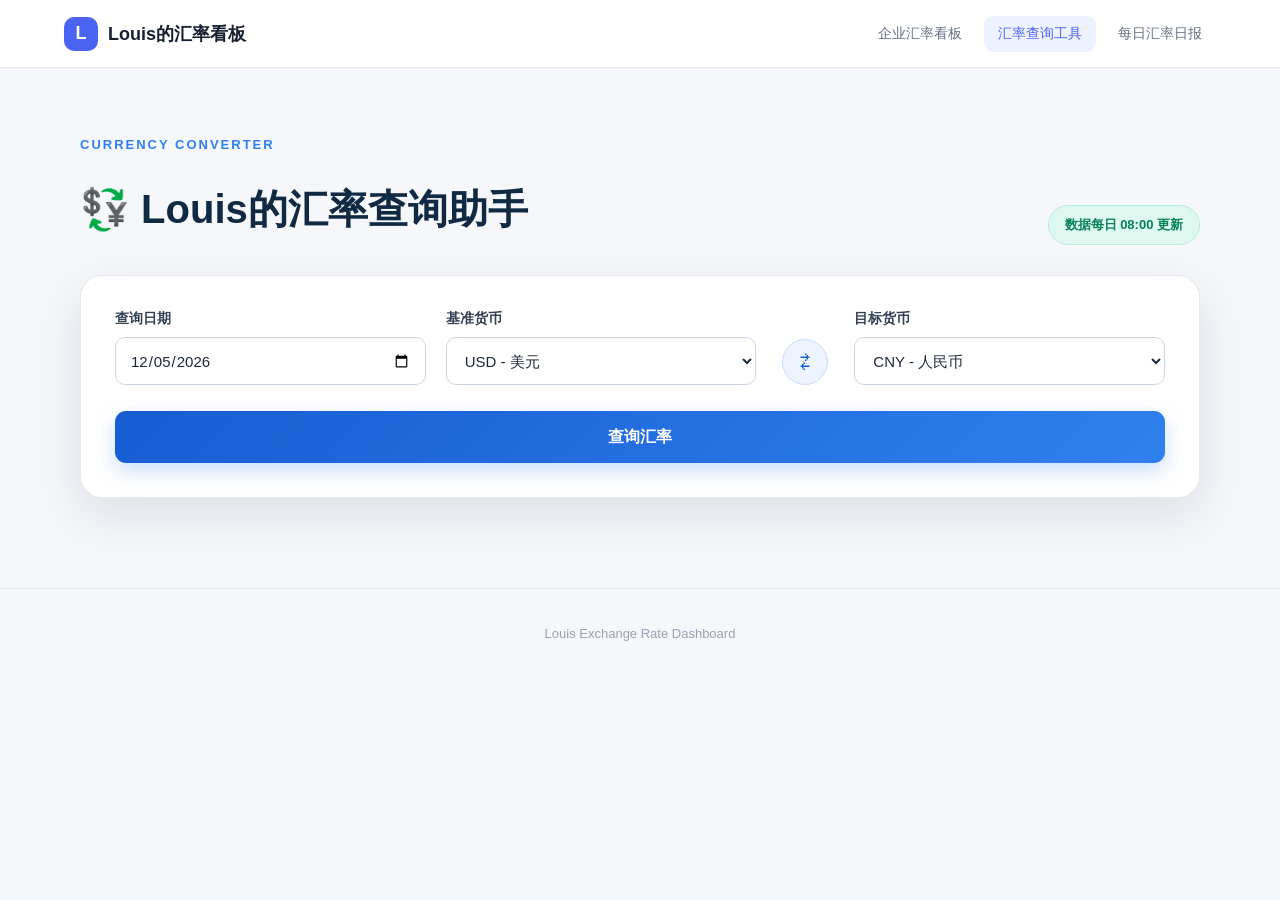
<file: html/html/converter.html>
<!DOCTYPE html>
<html lang="zh-CN">

<head>
    <meta charset="UTF-8">

    <meta
        name="viewport"
        content="width=device-width, initial-scale=1.0"
    >

    <title>Louis的汇率查询工具</title>

    <link
        rel="stylesheet"
        href="../css/converter.css"
    >
</head>

<body>

    <!-- 顶部导航 -->
    <nav class="navbar">

        <a
            class="logo"
            href="/"
        >
            <span class="logo-mark">L</span>

            <span class="logo-text">
                Louis的汇率看板
            </span>
        </a>

        <ul class="nav-menu">

            <li>
                <a href="/">
                    企业汇率看板
                </a>
            </li>

            <li>
                <a href="/converter.html" class="active">
                    汇率查询工具
                </a>
            </li>

            <li>
                <a href="/report.html">
                    每日汇率日报
                </a>
            </li>

        </ul>

    </nav>

    <!-- 页面主体 -->
    <main class="page-container">

        <!-- 页面标题 -->
        <section class="page-header">

            <div>
                <p class="page-label">
                    CURRENCY CONVERTER
                </p>

                <h1>
                    💱 Louis的汇率查询助手
                </h1>

            </div>

            <div class="update-badge">
                数据每日 08:00 更新
            </div>

        </section>


        <!-- 汇率查询卡片 -->
        <section class="converter-card">

            <div class="form-grid">

                <!-- 日期 -->
                <div class="form-group">

                    <label for="query-date">
                        查询日期
                    </label>

                    <input
                        type="date"
                        id="query-date"
                    >

                </div>


                <!-- 基准货币 -->
                <div class="form-group">

                    <label for="base-currency">
                        基准货币
                    </label>

                    <select id="base-currency">
                    </select>

                </div>


                <!-- 交换按钮 -->
                <div class="swap-container">

                    <button
                        id="swap-button"
                        class="swap-button"
                        type="button"
                        title="交换基准货币和目标货币"
                    >
                        ⇄
                    </button>

                </div>


                <!-- 目标货币 -->
                <div class="form-group">

                    <label for="target-currency">
                        目标货币
                    </label>

                    <select id="target-currency">
                    </select>

                </div>

            </div>


            <!-- 查询按钮 -->
            <button
                id="query-button"
                class="query-button"
                type="button"
            >
                查询汇率
            </button>


            <!-- 查询状态 -->
            <div
                id="message-box"
                class="message-box hidden"
                aria-live="polite"
            >
            </div>


            <!-- 查询结果 -->
            <section
                id="result-panel"
                class="result-panel hidden"
            >

                <div class="currency-pair">

                    <div class="currency-item">
                        <span id="base-code">
                        </span>
                    </div>

                    <span class="pair-arrow">
                        →
                    </span>

                    <div class="currency-item">

                        <span id="target-code">
                        </span>
                    </div>

                </div>

                <p class="rate-label">
                    汇率
                </p>

                <p
                    id="rate-value"
                    class="rate-value"
                >
                </p>

                <p
                    id="rate-description"
                    class="rate-description"
                >
                </p>

                <p class="result-date">
                    查询日期：
                    <span id="result-date"></span>
                </p>

            </section>

        </section>

    </main>

    <footer class="footer">
        <p>
            Louis Exchange Rate Dashboard
        </p>
    </footer>

    <script src="../js/converter.js"></script>

</body>

</html>
</file>
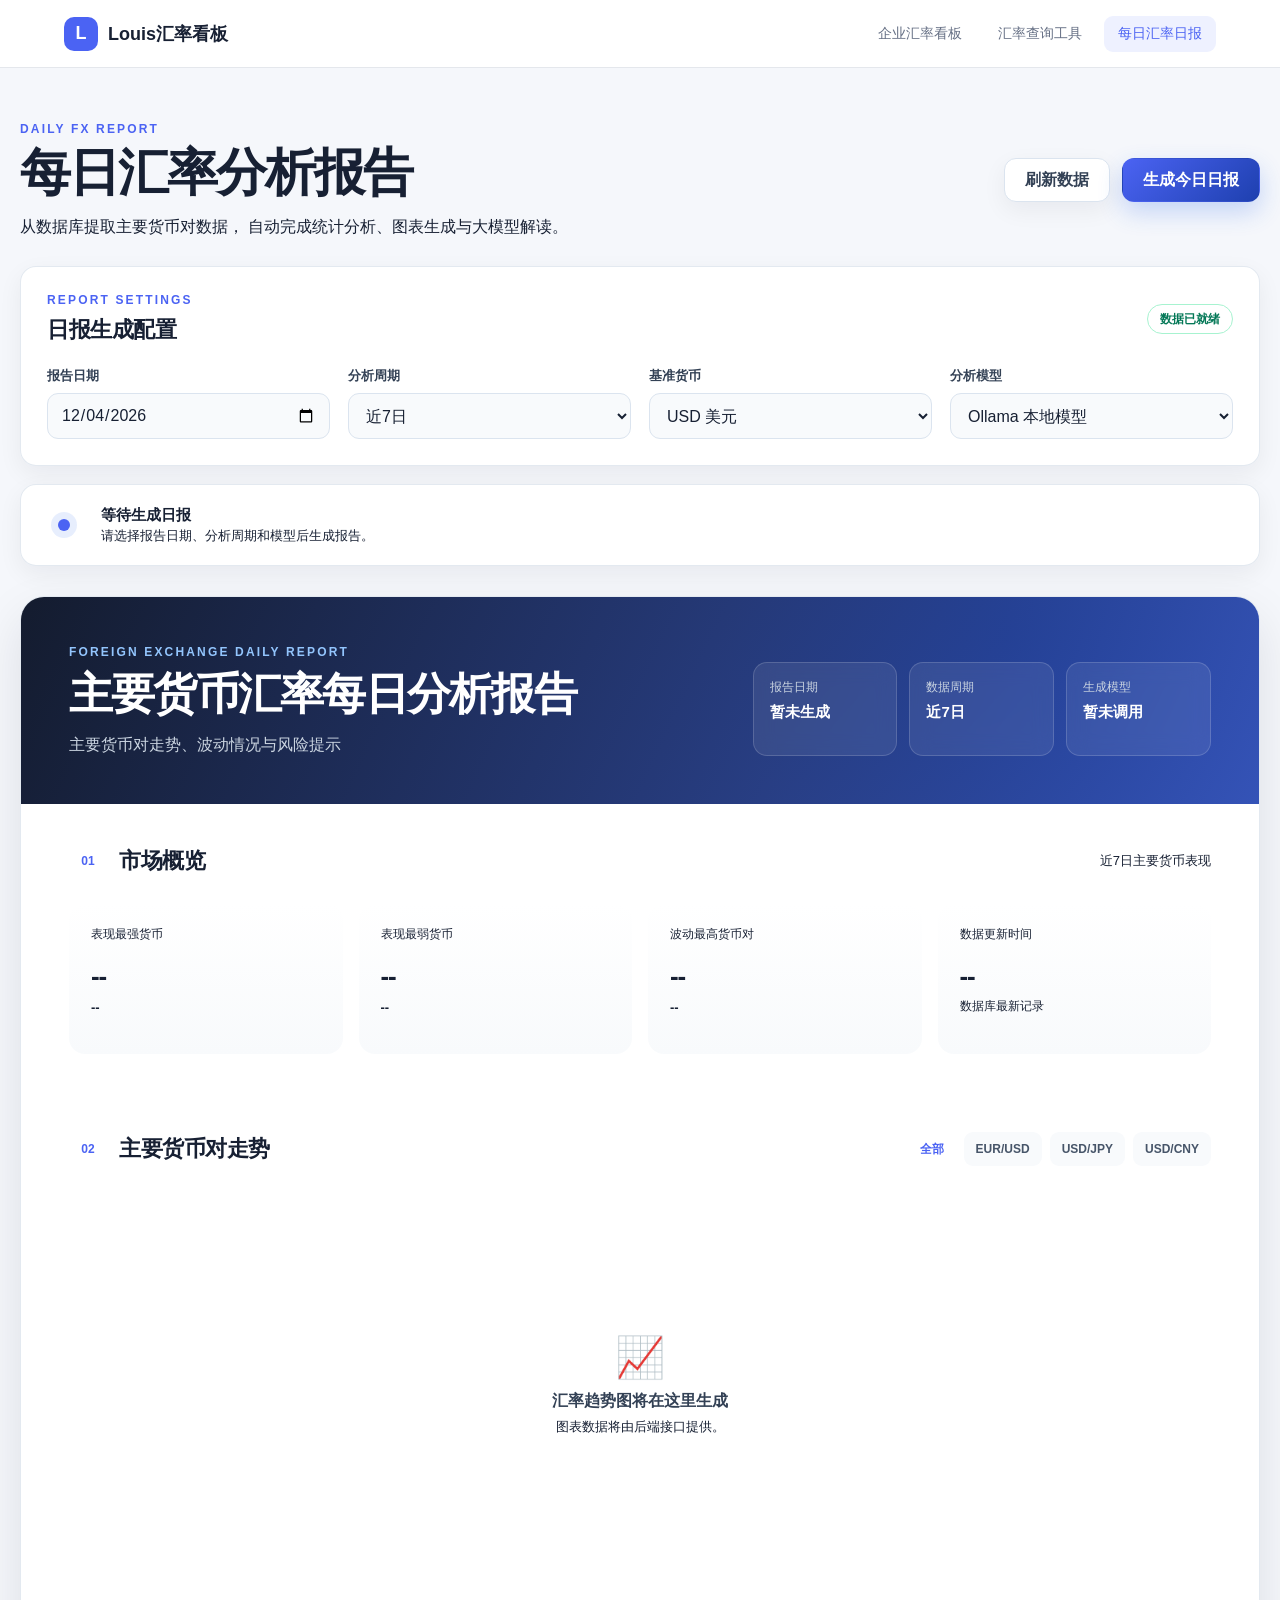
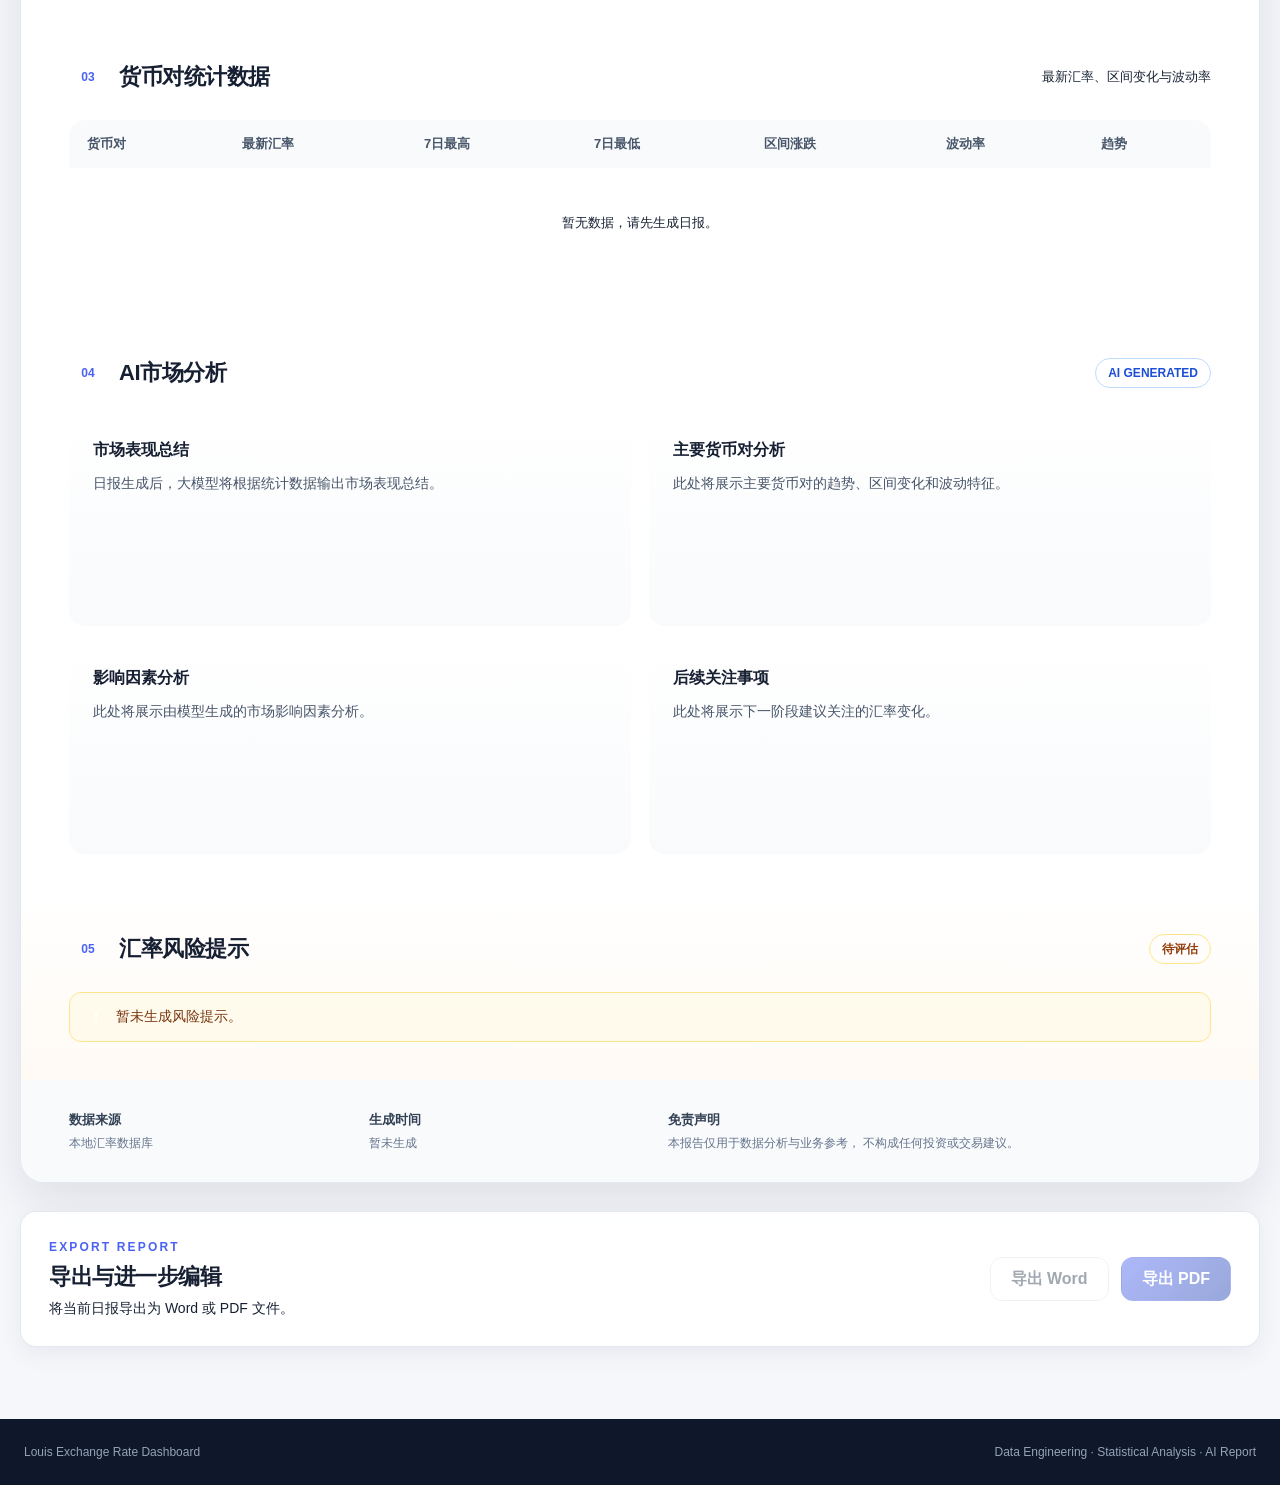
<file: html/html/report.html>
<!DOCTYPE html>
<html lang="zh-CN">

<head>
    <meta charset="UTF-8">

    <meta
        name="viewport"
        content="width=device-width, initial-scale=1.0"
    >

    <meta
        name="description"
        content="基于近7日主要货币对数据生成汇率分析日报"
    >

    <title>汇率日报生成中心 | Louis汇率看板</title>

    <link
        rel="stylesheet"
        href="../css/report.css"
    >
</head>

<body>

    <!-- 顶部导航栏 -->
    <nav class="navbar">

        <a
            class="logo"
            href="/"
        >
            <span class="logo-mark">L</span>

            <span class="logo-text">
                Louis汇率看板
            </span>
        </a>

        <ul class="nav-menu">

            <li>
                <a href="/">
                    企业汇率看板
                </a>
            </li>

            <li>
                <a href="/converter.html">
                    汇率查询工具
                </a>
            </li>

            <li>
                <a
                    href="/report.html"
                    class="active"
                >
                    每日汇率日报
                </a>
            </li>

        </ul>

    </nav>


    <!-- 页面主体 -->
    <main class="report-workspace">

        <!-- 页面标题与操作区 -->
        <header class="page-header">

            <div class="page-title-group">

                <p class="page-eyebrow">
                    DAILY FX REPORT
                </p>

                <h1>
                    每日汇率分析报告
                </h1>

                <p class="page-description">
                    从数据库提取主要货币对数据，
                    自动完成统计分析、图表生成与大模型解读。
                </p>

            </div>

            <div class="page-actions">

                <button
                    type="button"
                    id="refresh-data-button"
                    class="button button-secondary"
                >
                    刷新数据
                </button>

                <button
                    type="button"
                    id="generate-report-button"
                    class="button button-primary"
                >
                    生成今日日报
                </button>

            </div>

        </header>


        <!-- 日报配置面板 -->
        <section
            class="report-control-panel"
            aria-labelledby="report-control-title"
        >

            <div class="section-heading">

                <div>
                    <p class="section-kicker">
                        REPORT SETTINGS
                    </p>

                    <h2 id="report-control-title">
                        日报生成配置
                    </h2>
                </div>

                <span
                    id="data-status-badge"
                    class="status-badge status-ready"
                >
                    数据已就绪
                </span>

            </div>


            <form
                id="report-config-form"
                class="report-config-form"
            >

                <div class="form-field">

                    <label for="report-date">
                        报告日期
                    </label>

                    <input
                        type="date"
                        id="report-date"
                        name="report_date"
                    >

                </div>


                <div class="form-field">

                    <label for="report-period">
                        分析周期
                    </label>

                    <select
                        id="report-period"
                        name="period"
                    >
                        <option value="7d" selected>
                            近7日
                        </option>

                        <option value="14d">
                            近14日
                        </option>

                        <option value="30d">
                            近30日
                        </option>
                    </select>

                </div>


                <div class="form-field">

                    <label for="base-currency">
                        基准货币
                    </label>

                    <select
                        id="base-currency"
                        name="base_currency"
                    >
                        <option value="USD" selected>
                            USD 美元
                        </option>

                        <option value="CNY">
                            CNY 人民币
                        </option>

                        <option value="EUR">
                            EUR 欧元
                        </option>
                    </select>

                </div>


                <div class="form-field">

                    <label for="model-provider">
                        分析模型
                    </label>

                    <select
                        id="model-provider"
                        name="model_provider"
                    >
                        <option value="ollama">
                            Ollama 本地模型
                        </option>

                        <option value="bailian">
                            阿里云百炼
                        </option>
                    </select>

                </div>

            </form>

        </section>


        <!-- 系统运行状态 -->
        <section
            id="generation-status-panel"
            class="generation-status-panel"
            aria-live="polite"
        >

            <div class="status-icon">
                <span></span>
            </div>

            <div class="status-content">

                <strong id="generation-status-title">
                    等待生成日报
                </strong>

                <p id="generation-status-message">
                    请选择报告日期、分析周期和模型后生成报告。
                </p>

            </div>

            <div
                id="generation-progress"
                class="generation-progress"
                hidden
            >
                <div
                    id="generation-progress-bar"
                    class="generation-progress-bar"
                ></div>
            </div>

        </section>


        <!-- 日报预览区 -->
        <article
            id="report-preview"
            class="report-preview"
        >

            <!-- 日报封面信息 -->
            <header class="report-cover">

                <div>

                    <p class="report-category">
                        FOREIGN EXCHANGE DAILY REPORT
                    </p>

                    <h2>
                        主要货币汇率每日分析报告
                    </h2>

                    <p class="report-subtitle">
                        主要货币对走势、波动情况与风险提示
                    </p>

                </div>

                <div class="report-meta">

                    <div class="report-meta-item">
                        <span>报告日期</span>

                        <strong id="preview-report-date">
                            暂未生成
                        </strong>
                    </div>

                    <div class="report-meta-item">
                        <span>数据周期</span>

                        <strong id="preview-report-period">
                            近7日
                        </strong>
                    </div>

                    <div class="report-meta-item">
                        <span>生成模型</span>

                        <strong id="preview-model-name">
                            暂未调用
                        </strong>
                    </div>

                </div>

            </header>


            <!-- 核心指标卡片 -->
            <section
                class="report-section"
                aria-labelledby="summary-title"
            >

                <div class="report-section-heading">

                    <div>
                        <span class="report-section-number">
                            01
                        </span>

                        <h3 id="summary-title">
                            市场概览
                        </h3>
                    </div>

                    <p>
                        近7日主要货币表现
                    </p>

                </div>


                <div class="metric-grid">

                    <div class="metric-card">

                        <span class="metric-label">
                            表现最强货币
                        </span>

                        <strong id="strongest-currency">
                            --
                        </strong>

                        <span
                            id="strongest-currency-change"
                            class="metric-change"
                        >
                            --
                        </span>

                    </div>


                    <div class="metric-card">

                        <span class="metric-label">
                            表现最弱货币
                        </span>

                        <strong id="weakest-currency">
                            --
                        </strong>

                        <span
                            id="weakest-currency-change"
                            class="metric-change"
                        >
                            --
                        </span>

                    </div>


                    <div class="metric-card">

                        <span class="metric-label">
                            波动最高货币对
                        </span>

                        <strong id="highest-volatility-pair">
                            --
                        </strong>

                        <span
                            id="highest-volatility-value"
                            class="metric-change"
                        >
                            --
                        </span>

                    </div>


                    <div class="metric-card">

                        <span class="metric-label">
                            数据更新时间
                        </span>

                        <strong id="latest-update-time">
                            --
                        </strong>

                        <span class="metric-note">
                            数据库最新记录
                        </span>

                    </div>

                </div>

            </section>


            <!-- 汇率走势图 -->
            <section
                class="report-section"
                aria-labelledby="trend-chart-title"
            >

                <div class="report-section-heading">

                    <div>
                        <span class="report-section-number">
                            02
                        </span>

                        <h3 id="trend-chart-title">
                            主要货币对走势
                        </h3>
                    </div>

                    <div class="chart-toolbar">

                        <button
                            type="button"
                            class="chart-filter-button active"
                            data-pair="all"
                        >
                            全部
                        </button>

                        <button
                            type="button"
                            class="chart-filter-button"
                            data-pair="EURUSD"
                        >
                            EUR/USD
                        </button>

                        <button
                            type="button"
                            class="chart-filter-button"
                            data-pair="USDJPY"
                        >
                            USD/JPY
                        </button>

                        <button
                            type="button"
                            class="chart-filter-button"
                            data-pair="USDCNY"
                        >
                            USD/CNY
                        </button>

                    </div>

                </div>


                <div
                    id="main-trend-chart"
                    class="chart-container"
                >
                    <div class="empty-state">

                        <span class="empty-state-icon">
                            📈
                        </span>

                        <strong>
                            汇率趋势图将在这里生成
                        </strong>

                        <p>
                            图表数据将由后端接口提供。
                        </p>

                    </div>
                </div>

            </section>


            <!-- 数据表格 -->
            <section
                class="report-section"
                aria-labelledby="currency-table-title"
            >

                <div class="report-section-heading">

                    <div>
                        <span class="report-section-number">
                            03
                        </span>

                        <h3 id="currency-table-title">
                            货币对统计数据
                        </h3>
                    </div>

                    <p>
                        最新汇率、区间变化与波动率
                    </p>

                </div>


                <div class="table-wrapper">

                    <table class="report-table">

                        <thead>
                            <tr>
                                <th>货币对</th>
                                <th>最新汇率</th>
                                <th>7日最高</th>
                                <th>7日最低</th>
                                <th>区间涨跌</th>
                                <th>波动率</th>
                                <th>趋势</th>
                            </tr>
                        </thead>

                        <tbody id="currency-table-body">

                            <tr class="table-empty-row">
                                <td colspan="7">
                                    暂无数据，请先生成日报。
                                </td>
                            </tr>

                        </tbody>

                    </table>

                </div>

            </section>


            <!-- AI市场分析 -->
            <section
                class="report-section"
                aria-labelledby="ai-analysis-title"
            >

                <div class="report-section-heading">

                    <div>
                        <span class="report-section-number">
                            04
                        </span>

                        <h3 id="ai-analysis-title">
                            AI市场分析
                        </h3>
                    </div>

                    <span class="ai-label">
                        AI GENERATED
                    </span>

                </div>


                <div class="analysis-grid">

                    <div class="analysis-card">

                        <h4>
                            市场表现总结
                        </h4>

                        <div
                            id="market-summary"
                            class="analysis-content"
                        >
                            <p>
                                日报生成后，大模型将根据统计数据输出市场表现总结。
                            </p>
                        </div>

                    </div>


                    <div class="analysis-card">

                        <h4>
                            主要货币对分析
                        </h4>

                        <div
                            id="currency-analysis"
                            class="analysis-content"
                        >
                            <p>
                                此处将展示主要货币对的趋势、区间变化和波动特征。
                            </p>
                        </div>

                    </div>


                    <div class="analysis-card">

                        <h4>
                            影响因素分析
                        </h4>

                        <div
                            id="factor-analysis"
                            class="analysis-content"
                        >
                            <p>
                                此处将展示由模型生成的市场影响因素分析。
                            </p>
                        </div>

                    </div>


                    <div class="analysis-card">

                        <h4>
                            后续关注事项
                        </h4>

                        <div
                            id="market-outlook"
                            class="analysis-content"
                        >
                            <p>
                                此处将展示下一阶段建议关注的汇率变化。
                            </p>
                        </div>

                    </div>

                </div>

            </section>


            <!-- 风险提示 -->
            <section
                class="report-section risk-section"
                aria-labelledby="risk-title"
            >

                <div class="report-section-heading">

                    <div>
                        <span class="report-section-number">
                            05
                        </span>

                        <h3 id="risk-title">
                            汇率风险提示
                        </h3>
                    </div>

                    <span class="risk-level-badge">
                        待评估
                    </span>

                </div>


                <ul
                    id="risk-alert-list"
                    class="risk-alert-list"
                >
                    <li>
                        暂未生成风险提示。
                    </li>
                </ul>

            </section>


            <!-- 数据说明 -->
            <footer class="report-footer">

                <div>
                    <strong>
                        数据来源
                    </strong>

                    <p id="report-data-source">
                        本地汇率数据库
                    </p>
                </div>

                <div>
                    <strong>
                        生成时间
                    </strong>

                    <p id="report-generated-time">
                        暂未生成
                    </p>
                </div>

                <div>
                    <strong>
                        免责声明
                    </strong>

                    <p>
                        本报告仅用于数据分析与业务参考，
                        不构成任何投资或交易建议。
                    </p>
                </div>

            </footer>

        </article>


        <!-- 文件导出区 -->
        <section class="export-panel">

            <div>

                <p class="section-kicker">
                    EXPORT REPORT
                </p>

                <h2>
                    导出与进一步编辑
                </h2>

                <p>
                    将当前日报导出为 Word 或 PDF 文件。
                </p>

            </div>

            <div class="export-actions">

                <button
                    type="button"
                    id="export-word-button"
                    class="button button-secondary"
                    disabled
                >
                    导出 Word
                </button>

                <button
                    type="button"
                    id="export-pdf-button"
                    class="button button-primary"
                    disabled
                >
                    导出 PDF
                </button>

            </div>

        </section>

    </main>


    <!-- 网站页脚 -->
    <footer class="footer">

        <p>
            Louis Exchange Rate Dashboard
        </p>

        <p>
            Data Engineering · Statistical Analysis · AI Report
        </p>

    </footer>


    <script
        src="../js/report.js"
        defer
    ></script>

</body>

</html>
</file>
<file: html/css/converter.css>
/* ==============================
   基础变量
   ============================== */

:root {
    --background: #f5f7fb;
    --surface: #ffffff;
    --surface-secondary: #f8fafc;

    --primary: #4b63f3;
    --primary-dark: #3448cc;
    --primary-light: #eef1ff;

    --text-main: #172033;
    --text-secondary: #667085;
    --text-light: #98a2b3;

    --border: #e4e7ec;

    --positive: #0b9b6b;
    --positive-bg: #eaf8f3;

    --negative: #dc4c64;
    --negative-bg: #fff0f2;

    --shadow:
        0 8px 24px rgba(15, 23, 42, 0.06);

    --radius-large: 18px;
    --radius-medium: 12px;
}


/* ==============================
   全局基础样式
   ============================== */

* {
    box-sizing: border-box;
}

html {
    scroll-behavior: smooth;
}

body {
    margin: 0;

    min-width: 320px;

    font-family:
        Inter,
        "PingFang SC",
        "Microsoft YaHei",
        Arial,
        sans-serif;

    color: var(--text-main);
    background: var(--background);
}

button,
select,
input {
    font: inherit;
}

button {
    cursor: pointer;
}

a {
    color: inherit;
    text-decoration: none;
}



/* ===== 导航栏 ===== */

.navbar {
    position: sticky;
    top: 0;
    z-index: 100;

    height: 68px;

    display: flex;
    align-items: center;
    justify-content: space-between;

    padding: 0 5%;

    background: rgba(255, 255, 255, 0.96);
    border-bottom: 1px solid var(--border);
    backdrop-filter: blur(10px);
}

.logo {
    display: flex;
    align-items: center;
    gap: 10px;

    font-weight: 700;
    font-size: 18px;
}

.logo-mark {
    width: 34px;
    height: 34px;

    display: inline-flex;
    align-items: center;
    justify-content: center;

    color: #ffffff;
    background: var(--primary);

    border-radius: 10px;
}

.nav-menu {
    display: flex;
    align-items: center;
    gap: 8px;

    padding: 0;
    margin: 0;

    list-style: none;
}

.nav-menu a {
    display: block;

    padding: 9px 14px;

    color: var(--text-secondary);
    font-size: 14px;
    font-weight: 500;

    border-radius: 9px;

    transition:
        background 0.2s ease,
        color 0.2s ease;
}

.nav-menu a:hover,
.nav-menu a.active {
    color: var(--primary);
    background: var(--primary-light);
}

/* ===== 页面布局 ===== */

.page-container {
    width: min(1120px, 92%);
    margin: 0 auto;
    padding: 56px 0 90px;
}

.page-header {
    margin-bottom: 30px;

    display: flex;
    align-items: flex-end;
    justify-content: space-between;
    gap: 30px;
}

.page-label {
    margin-bottom: 10px;

    color: #2f80ed;

    font-size: 13px;
    font-weight: 700;
    letter-spacing: 2px;
}

.page-header h1 {
    margin-bottom: 12px;

    color: #102a43;

    font-size: clamp(30px, 4vw, 40px);
    line-height: 1.2;
}

.page-description {
    color: #64748b;
    font-size: 16px;
}

.update-badge {
    padding: 10px 16px;

    color: #087f5b;
    background: #dff8ef;
    border: 1px solid #b7efdc;
    border-radius: 999px;

    font-size: 13px;
    font-weight: 600;

    white-space: nowrap;
}


/* ===== 查询卡片 ===== */

.converter-card {
    padding: 34px;

    background:
        rgba(255, 255, 255, 0.92);

    border:
        1px solid
        rgba(148, 163, 184, 0.24);

    border-radius: 22px;

    box-shadow:
        0 18px 50px
        rgba(15, 23, 42, 0.10);

    backdrop-filter: blur(14px);
}

.form-grid {
    display: grid;

    grid-template-columns:
        minmax(180px, 1fr)
        minmax(210px, 1fr)
        58px
        minmax(210px, 1fr);

    align-items: end;
    gap: 20px;
}

.form-group {
    display: flex;
    flex-direction: column;
    gap: 9px;
}

.form-group label {
    color: #334155;

    font-size: 14px;
    font-weight: 650;
}

.form-group input,
.form-group select {
    width: 100%;
    height: 48px;

    padding: 0 14px;

    color: #1e293b;
    background: #ffffff;

    border: 1px solid #cbd5e1;
    border-radius: 10px;

    font-size: 15px;

    outline: none;

    transition:
        border-color 0.2s ease,
        box-shadow 0.2s ease;
}

.form-group input:focus,
.form-group select:focus {
    border-color: #2f80ed;

    box-shadow:
        0 0 0 4px
        rgba(47, 128, 237, 0.12);
}


/* ===== 交换按钮 ===== */

.swap-container {
    display: flex;
    justify-content: center;
}

.swap-button {
    width: 46px;
    height: 46px;

    color: #175cd3;
    background: #edf4ff;

    border: 1px solid #c8dcff;
    border-radius: 50%;

    font-size: 24px;

    cursor: pointer;

    transition:
        transform 0.2s ease,
        background 0.2s ease;
}

.swap-button:hover {
    background: #dceaff;
    transform: rotate(180deg);
}


/* ===== 查询按钮 ===== */

.query-button {
    width: 100%;
    height: 52px;

    margin-top: 26px;

    color: #ffffff;
    background:
        linear-gradient(
            135deg,
            #175cd3,
            #2f80ed
        );

    border: none;
    border-radius: 11px;

    font-size: 16px;
    font-weight: 700;

    cursor: pointer;

    box-shadow:
        0 8px 20px
        rgba(47, 128, 237, 0.25);

    transition:
        transform 0.15s ease,
        box-shadow 0.15s ease,
        opacity 0.15s ease;
}

.query-button:hover {
    transform: translateY(-1px);

    box-shadow:
        0 12px 26px
        rgba(47, 128, 237, 0.30);
}

.query-button:disabled {
    cursor: wait;
    opacity: 0.65;
}


/* ===== 消息提示 ===== */

.message-box {
    margin-top: 22px;
    padding: 14px 16px;

    border-radius: 10px;

    font-size: 14px;
    line-height: 1.6;
}

.message-box.loading {
    color: #1d4ed8;
    background: #eff6ff;
    border: 1px solid #bfdbfe;
}

.message-box.warning {
    color: #92400e;
    background: #fffbeb;
    border: 1px solid #fde68a;
}

.message-box.error {
    color: #991b1b;
    background: #fef2f2;
    border: 1px solid #fecaca;
}


/* ===== 查询结果 ===== */

.result-panel {
    margin-top: 28px;
    padding: 28px;

    text-align: center;

    background:
        linear-gradient(
            135deg,
            #f8fbff,
            #f1fbf8
        );

    border: 1px solid #d7e5f5;
    border-radius: 18px;
}

.result-date {
    margin-bottom: 22px;
    color: #64748b;
    font-size: 14px;
}

.currency-pair {
    display: flex;
    align-items: center;
    justify-content: center;
    gap: 22px;
}

.currency-item {
    display: flex;
    align-items: center;
    gap: 10px;

    color: #102a43;

    font-size: 24px;
    font-weight: 750;
}

.currency-flag {
    font-size: 30px;
}

.pair-arrow {
    color: #94a3b8;
    font-size: 25px;
}

.rate-label {
    margin-top: 25px;
    color: #64748b;
    font-size: 14px;
}

.rate-value {
    margin-top: 7px;

    color: #0f766e;

    font-size: clamp(38px, 6vw, 58px);
    font-weight: 800;
    letter-spacing: -1px;
}

.rate-description {
    margin-top: 9px;
    color: #475569;
    font-size: 15px;
}


/* ===== 通用工具类 ===== */

.hidden {
    display: none;
}


/* ===== 移动端 ===== */

@media (max-width: 860px) {

    .navbar {
        padding: 18px 5%;

        flex-direction: column;
        align-items: flex-start;
        gap: 15px;
    }

    .nav-menu {
        width: 100%;

        gap: 18px;

        overflow-x: auto;
    }

    .nav-menu a {
        display: block;
        padding: 8px 0;
        white-space: nowrap;
    }

    .nav-menu a.active::after {
        bottom: 0;
    }

    .page-header {
        align-items: flex-start;
        flex-direction: column;
    }

    .form-grid {
        grid-template-columns: 1fr;
    }

    .swap-container {
        order: 3;
    }

    .swap-button {
        transform: rotate(90deg);
    }

    .swap-button:hover {
        transform: rotate(270deg);
    }
}

/* ==============================
   页脚
   ============================== */

.footer {
    padding: 24px;

    color: var(--text-light);
    text-align: center;

    border-top: 1px solid var(--border);

    font-size: 13px;
}
</file>
<file: html/css/report.css>
/* ==============================
   基础变量
   ============================== */

:root {
    --background: #f5f7fb;
    --surface: #ffffff;
    --surface-secondary: #f8fafc;

    --primary: #4b63f3;
    --primary-dark: #3448cc;
    --primary-light: #eef1ff;

    --text-main: #172033;
    --text-secondary: #667085;
    --text-light: #98a2b3;

    --border: #e4e7ec;

    --positive: #0b9b6b;
    --positive-bg: #eaf8f3;

    --negative: #dc4c64;
    --negative-bg: #fff0f2;

    --shadow:
        0 8px 24px rgba(15, 23, 42, 0.06);
        --shadow-sm: 0 8px 24px rgba(15, 23, 42, 0.06);
    --shadow-md: 0 20px 50px rgba(15, 23, 42, 0.10);
    --radius-sm: 10px;
    --radius-md: 16px;
    --radius-lg: 24px;
    --content-width: 1280px;
    
    --radius-large: 18px;
    --radius-medium: 12px;
    
}


/* ==============================
   全局基础样式
   ============================== */

* {
    box-sizing: border-box;
}

html {
    scroll-behavior: smooth;
}

body {
    margin: 0;

    min-width: 320px;

    font-family:
        Inter,
        "PingFang SC",
        "Microsoft YaHei",
        Arial,
        sans-serif;

    color: var(--text-main);
    background: var(--background);
}

button,
select,
input {
    font: inherit;
}

button {
    cursor: pointer;
}

a {
    color: inherit;
    text-decoration: none;
}



.page-title{

    text-align:center;

    font-size:42px;

    color:#1e293b;

    margin-top:40px;

}

.course-card{

    background:white;

    padding:20px;

    border-radius:12px;

    box-shadow:
    0 2px 10px
    rgba(0,0,0,0.08);

}

.course-grid{

    display:grid;

    grid-template-columns:
        repeat(3,1fr);

    gap:25px;

    max-width:1400px;

    margin:auto;

    padding:20px;
}

.course-cover{

    width:100%;

    height:225px;

    object-fit:cover;

    border-radius:10px;
}

.banner img{

    width:100%;

    height:250px;

    object-fit:cover;

}

.navbar {
    position: sticky;
    top: 0;
    z-index: 100;

    height: 68px;

    display: flex;
    align-items: center;
    justify-content: space-between;

    padding: 0 5%;

    background: rgba(255, 255, 255, 0.96);
    border-bottom: 1px solid var(--border);
    backdrop-filter: blur(10px);
}

.logo {
    display: flex;
    align-items: center;
    gap: 10px;

    font-weight: 700;
    font-size: 18px;
}

.logo-mark {
    width: 34px;
    height: 34px;

    display: inline-flex;
    align-items: center;
    justify-content: center;

    color: #ffffff;
    background: var(--primary);

    border-radius: 10px;
}

.nav-menu {
    display: flex;
    align-items: center;
    gap: 8px;

    padding: 0;
    margin: 0;

    list-style: none;
}

.nav-menu a {
    display: block;

    padding: 9px 14px;

    color: var(--text-secondary);
    font-size: 14px;
    font-weight: 500;

    border-radius: 9px;

    transition:
        background 0.2s ease,
        color 0.2s ease;
}

.nav-menu a:hover,
.nav-menu a.active {
    color: var(--primary);
    background: var(--primary-light);
}

.report-workspace {
    width: min(calc(100% - 40px), var(--content-width));
    margin: 0 auto;
    padding: 54px 0 72px;
}

.page-header,
.section-heading,
.report-section-heading,
.export-panel {
    display: flex;
    align-items: center;
    justify-content: space-between;
    gap: 28px;
}

.page-header {
    margin-bottom: 28px;
}

.page-eyebrow,
.section-kicker,
.report-category {
    margin: 0 0 8px;
    color: var(--primary);
    font-size: 12px;
    font-weight: 800;
    letter-spacing: 0.18em;
}

.page-title-group h1 {
    margin: 0;
    font-size: clamp(32px, 4vw, 52px);
    line-height: 1.12;
    letter-spacing: -0.04em;
}

.page-description {
    max-width: 680px;
    margin: 16px 0 0;
    color: var(--muted);
    font-size: 16px;
}

.page-actions,
.export-actions {
    display: flex;
    gap: 12px;
    flex-wrap: wrap;
}

.button {
    min-height: 44px;
    padding: 0 20px;
    border: 1px solid transparent;
    border-radius: 12px;
    cursor: pointer;
    font-weight: 700;
    transition: transform 0.18s ease, box-shadow 0.18s ease, background 0.18s ease;
}

.button:hover:not(:disabled) {
    transform: translateY(-1px);
}

.button:active:not(:disabled) {
    transform: translateY(0);
}

.button-primary {
    color: #fff;
    background: linear-gradient(135deg, var(--primary), #1e40af);
    box-shadow: 0 10px 24px rgba(37, 99, 235, 0.24);
}

.button-primary:hover:not(:disabled) {
    box-shadow: 0 14px 30px rgba(37, 99, 235, 0.32);
}

.button-secondary {
    color: #334155;
    background: #fff;
    border-color: #dbe4ef;
    box-shadow: var(--shadow-sm);
}

.button:disabled {
    cursor: not-allowed;
    opacity: 0.45;
    box-shadow: none;
}

.report-control-panel,
.generation-status-panel,
.report-preview,
.export-panel {
    border: 1px solid rgba(226, 232, 240, 0.95);
    background: rgba(255, 255, 255, 0.94);
    box-shadow: var(--shadow-sm);
}

.report-control-panel {
    padding: 26px;
    border-radius: var(--radius-md);
}

.section-heading {
    margin-bottom: 22px;
}

.section-heading h2,
.export-panel h2 {
    margin: 0;
    font-size: 22px;
    letter-spacing: -0.02em;
}

.status-badge,
.ai-label,
.risk-level-badge {
    display: inline-flex;
    align-items: center;
    justify-content: center;
    min-height: 30px;
    padding: 5px 12px;
    border-radius: 999px;
    font-size: 12px;
    font-weight: 800;
    white-space: nowrap;
}

.status-ready {
    color: #047857;
    background: var(--success-soft);
    border: 1px solid #a7f3d0;
}

.status-loading {
    color: #1d4ed8;
    background: var(--primary-soft);
    border: 1px solid #bfdbfe;
}

.status-error {
    color: #b91c1c;
    background: var(--danger-soft);
    border: 1px solid #fecaca;
}

.report-config-form {
    display: grid;
    grid-template-columns: repeat(4, minmax(0, 1fr));
    gap: 18px;
}

.form-field {
    display: flex;
    flex-direction: column;
    gap: 8px;
}

.form-field label {
    color: #334155;
    font-size: 13px;
    font-weight: 700;
}

.form-field input,
.form-field select {
    width: 100%;
    min-height: 46px;
    padding: 0 13px;
    color: #172033;
    background: #f8fafc;
    border: 1px solid #dbe4ef;
    border-radius: 11px;
    transition: 0.2s ease;
}

.form-field input:hover,
.form-field select:hover,
.form-field input:focus,
.form-field select:focus {
    background: #fff;
    border-color: #93c5fd;
}

.generation-status-panel {
    position: relative;
    display: grid;
    grid-template-columns: auto 1fr;
    gap: 16px;
    align-items: center;
    min-height: 82px;
    margin: 18px 0 30px;
    padding: 18px 22px;
    border-radius: var(--radius-md);
    overflow: hidden;
}

.status-icon {
    display: grid;
    place-items: center;
    width: 42px;
    height: 42px;
    border-radius: 50%;
    background: var(--primary-soft);
}

.status-icon span {
    width: 12px;
    height: 12px;
    border-radius: 50%;
    background: var(--primary);
    box-shadow: 0 0 0 7px rgba(37, 99, 235, 0.11);
}

.generation-status-panel.is-loading .status-icon span {
    animation: pulse 1.1s infinite ease-in-out;
}

.status-content strong {
    display: block;
    margin-bottom: 2px;
    font-size: 15px;
}

.status-content p {
    margin: 0;
    color: var(--muted);
    font-size: 13px;
}

.generation-progress {
    position: absolute;
    right: 0;
    bottom: 0;
    left: 0;
    height: 4px;
    background: #e2e8f0;
}

.generation-progress-bar {
    width: 0;
    height: 100%;
    background: linear-gradient(90deg, #60a5fa, #2563eb, #1e40af);
    transition: width 0.35s ease;
}

.report-preview {
    border-radius: var(--radius-lg);
    overflow: hidden;
    box-shadow: var(--shadow-md);
}

.report-cover {
    display: grid;
    grid-template-columns: 1.4fr 1fr;
    gap: 42px;
    padding: 48px;
    color: #fff;
    background:
        linear-gradient(115deg, rgba(15, 23, 42, 0.98), rgba(30, 64, 175, 0.90)),
        radial-gradient(circle at 80% 20%, rgba(96, 165, 250, 0.6), transparent 28%);
}

.report-category {
    color: #93c5fd;
}

.report-cover h2 {
    max-width: 680px;
    margin: 0;
    font-size: clamp(28px, 4vw, 44px);
    line-height: 1.22;
    letter-spacing: -0.04em;
}

.report-subtitle {
    margin: 14px 0 0;
    color: #cbd5e1;
}

.report-meta {
    display: grid;
    grid-template-columns: repeat(3, minmax(0, 1fr));
    gap: 12px;
    align-self: end;
}

.report-meta-item {
    min-height: 94px;
    padding: 16px;
    border: 1px solid rgba(255, 255, 255, 0.16);
    border-radius: 14px;
    background: rgba(255, 255, 255, 0.08);
    backdrop-filter: blur(10px);
}

.report-meta-item span,
.metric-label,
.metric-note {
    display: block;
    color: var(--muted);
    font-size: 12px;
}

.report-meta-item span {
    color: #cbd5e1;
}

.report-meta-item strong {
    display: block;
    margin-top: 7px;
    color: #fff;
    font-size: 15px;
}

.report-section {
    padding: 38px 48px;
    border-bottom: 1px solid var(--line);
}

.report-section-heading {
    margin-bottom: 24px;
}

.report-section-heading > div:first-child {
    display: flex;
    align-items: center;
    gap: 12px;
}

.report-section-heading h3 {
    margin: 0;
    font-size: 22px;
    letter-spacing: -0.02em;
}

.report-section-heading > p {
    margin: 0;
    color: var(--muted);
    font-size: 13px;
}

.report-section-number {
    display: inline-grid;
    place-items: center;
    width: 38px;
    height: 38px;
    border-radius: 12px;
    color: var(--primary);
    background: var(--primary-soft);
    font-size: 12px;
    font-weight: 900;
}

.metric-grid {
    display: grid;
    grid-template-columns: repeat(4, minmax(0, 1fr));
    gap: 16px;
}

.metric-card {
    min-height: 150px;
    padding: 22px;
    border: 1px solid var(--line);
    border-radius: 16px;
    background: linear-gradient(180deg, #fff 0%, #f8fafc 100%);
    transition: 0.2s ease;
}

.metric-card:hover {
    transform: translateY(-2px);
    border-color: #bfdbfe;
    box-shadow: var(--shadow-sm);
}

.metric-card strong {
    display: block;
    margin: 18px 0 6px;
    font-size: 26px;
    letter-spacing: -0.04em;
}

.metric-change {
    font-size: 13px;
    font-weight: 800;
}

.metric-change.positive,
.change-positive {
    color: var(--success);
}

.metric-change.negative,
.change-negative {
    color: var(--danger);
}

.metric-change.neutral,
.change-neutral {
    color: var(--muted);
}

.chart-toolbar {
    display: flex;
    flex-wrap: wrap;
    gap: 8px;
}

.chart-filter-button {
    min-height: 34px;
    padding: 0 12px;
    color: #475569;
    background: #f8fafc;
    border: 1px solid var(--line);
    border-radius: 9px;
    cursor: pointer;
    font-size: 12px;
    font-weight: 700;
}

.chart-filter-button:hover,
.chart-filter-button.active {
    color: var(--primary);
    background: var(--primary-soft);
    border-color: #bfdbfe;
}

.chart-container {
    position: relative;
    min-height: 390px;
    padding: 18px;
    border: 1px solid var(--line);
    border-radius: 16px;
    background: #fff;
    overflow: hidden;
}

.empty-state {
    display: grid;
    place-items: center;
    align-content: center;
    min-height: 350px;
    padding: 30px;
    color: var(--muted);
    text-align: center;
}

.empty-state-icon {
    display: block;
    margin-bottom: 10px;
    font-size: 40px;
}

.empty-state strong {
    color: #334155;
}

.empty-state p {
    margin: 6px 0 0;
    font-size: 13px;
}

.fx-chart {
    width: 100%;
    min-width: 760px;
    height: 350px;
}

.chart-grid-line {
    stroke: #e2e8f0;
    stroke-width: 1;
}

.chart-axis-label {
    fill: #64748b;
    font-size: 11px;
}

.chart-path {
    fill: none;
    stroke-width: 3;
    stroke-linecap: round;
    stroke-linejoin: round;
}

.chart-point {
    stroke: #fff;
    stroke-width: 2;
}

.chart-legend-text {
    fill: #334155;
    font-size: 12px;
    font-weight: 700;
}

.chart-tooltip {
    position: absolute;
    z-index: 4;
    min-width: 150px;
    padding: 10px 12px;
    color: #fff;
    background: rgba(15, 23, 42, 0.94);
    border-radius: 10px;
    pointer-events: none;
    opacity: 0;
    transform: translate(-50%, calc(-100% - 14px));
    transition: opacity 0.12s ease;
    box-shadow: var(--shadow-md);
    font-size: 12px;
}

.chart-tooltip.visible {
    opacity: 1;
}

.table-wrapper {
    overflow-x: auto;
    border: 1px solid var(--line);
    border-radius: 16px;
}

.report-table {
    width: 100%;
    min-width: 820px;
    border-collapse: collapse;
    background: #fff;
}

.report-table th,
.report-table td {
    padding: 15px 18px;
    text-align: left;
    border-bottom: 1px solid var(--line);
    font-size: 13px;
}

.report-table th {
    color: #475569;
    background: #f8fafc;
    font-weight: 800;
}

.report-table tbody tr:last-child td {
    border-bottom: 0;
}

.report-table tbody tr:hover {
    background: #f8fbff;
}

.table-empty-row td {
    height: 110px;
    color: var(--muted);
    text-align: center;
}

.pair-cell {
    display: flex;
    align-items: center;
    gap: 10px;
    font-weight: 800;
}

.pair-dot {
    width: 9px;
    height: 9px;
    border-radius: 50%;
}

.trend-pill {
    display: inline-flex;
    align-items: center;
    justify-content: center;
    min-width: 58px;
    min-height: 28px;
    padding: 0 9px;
    border-radius: 999px;
    font-size: 12px;
    font-weight: 800;
}

.trend-up {
    color: #047857;
    background: var(--success-soft);
}

.trend-down {
    color: #b91c1c;
    background: var(--danger-soft);
}

.trend-flat {
    color: #475569;
    background: #f1f5f9;
}

.ai-label {
    color: #1d4ed8;
    background: var(--primary-soft);
    border: 1px solid #bfdbfe;
}

.analysis-grid {
    display: grid;
    grid-template-columns: repeat(2, minmax(0, 1fr));
    gap: 18px;
}

.analysis-card {
    min-height: 210px;
    padding: 24px;
    border: 1px solid var(--line);
    border-radius: 16px;
    background: linear-gradient(180deg, #fff 0%, #f8fafc 100%);
}

.analysis-card h4 {
    margin: 0 0 14px;
    font-size: 16px;
}

.analysis-content {
    color: #475569;
    font-size: 14px;
}

.analysis-content p {
    margin: 0;
}

.analysis-content ul {
    margin: 10px 0 0;
    padding-left: 20px;
}

.risk-section {
    background: linear-gradient(180deg, #fff, #fffaf4);
}

.risk-level-badge {
    color: #92400e;
    background: var(--warning-soft);
    border: 1px solid #fde68a;
}

.risk-level-badge.level-low {
    color: #047857;
    background: var(--success-soft);
    border-color: #a7f3d0;
}

.risk-level-badge.level-medium {
    color: #92400e;
    background: var(--warning-soft);
    border-color: #fde68a;
}

.risk-level-badge.level-high {
    color: #b91c1c;
    background: var(--danger-soft);
    border-color: #fecaca;
}

.risk-alert-list {
    display: grid;
    gap: 12px;
    margin: 0;
    padding: 0;
    list-style: none;
}

.risk-alert-list li {
    position: relative;
    padding: 15px 18px 15px 46px;
    color: #78350f;
    background: rgba(255, 251, 235, 0.88);
    border: 1px solid #fde68a;
    border-radius: 12px;
    font-size: 14px;
}

.risk-alert-list li::before {
    content: "!";
    position: absolute;
    top: 14px;
    left: 16px;
    display: grid;
    place-items: center;
    width: 20px;
    height: 20px;
    color: #fff;
    background: var(--warning);
    border-radius: 50%;
    font-weight: 900;
}

.report-footer {
    display: grid;
    grid-template-columns: 1fr 1fr 2fr;
    gap: 28px;
    padding: 30px 48px;
    color: #64748b;
    background: #f8fafc;
}

.report-footer strong {
    color: #334155;
    font-size: 13px;
}

.report-footer p {
    margin: 6px 0 0;
    font-size: 12px;
}

.export-panel {
    margin-top: 28px;
    padding: 28px;
    border-radius: var(--radius-md);
}

.export-panel p:not(.section-kicker) {
    margin: 8px 0 0;
    color: var(--muted);
    font-size: 14px;
}

.footer {
    display: flex;
    justify-content: space-between;
    gap: 20px;
    padding: 26px max(24px, calc((100vw - var(--content-width)) / 2));
    color: #94a3b8;
    background: #0f172a;
    font-size: 12px;
}

.footer p {
    margin: 0;
}

.toast {
    position: fixed;
    z-index: 999;
    right: 24px;
    bottom: 24px;
    max-width: min(380px, calc(100vw - 48px));
    padding: 14px 18px;
    color: #fff;
    background: rgba(15, 23, 42, 0.96);
    border-radius: 12px;
    box-shadow: var(--shadow-md);
    opacity: 0;
    transform: translateY(12px);
    pointer-events: none;
    transition: 0.22s ease;
    font-size: 13px;
}

.toast.show {
    opacity: 1;
    transform: translateY(0);
}

@keyframes pulse {
    0%, 100% {
        transform: scale(0.88);
        opacity: 0.65;
    }
    50% {
        transform: scale(1.12);
        opacity: 1;
    }
}

@media (max-width: 1050px) {
    .report-config-form,
    .metric-grid {
        grid-template-columns: repeat(2, minmax(0, 1fr));
    }

    .report-cover {
        grid-template-columns: 1fr;
    }

    .report-meta {
        max-width: 680px;
    }
}

@media (max-width: 780px) {
    .navbar {
        position: static;
        flex-direction: column;
        align-items: stretch;
        gap: 14px;
        padding: 18px 20px;
    }

    .nav-menu {
        overflow-x: auto;
    }

    .nav-menu li {
        flex: 0 0 auto;
    }

    .report-workspace {
        width: min(calc(100% - 24px), var(--content-width));
        padding-top: 28px;
    }

    .page-header,
    .section-heading,
    .report-section-heading,
    .export-panel {
        align-items: flex-start;
        flex-direction: column;
    }

    .page-actions,
    .export-actions {
        width: 100%;
    }

    .page-actions .button,
    .export-actions .button {
        flex: 1 1 160px;
    }

    .report-cover,
    .report-section,
    .report-footer {
        padding: 28px 22px;
    }

    .report-meta,
    .analysis-grid,
    .report-footer {
        grid-template-columns: 1fr;
    }

    .chart-toolbar {
        width: 100%;
    }

    .chart-container {
        overflow-x: auto;
    }

    .footer {
        flex-direction: column;
        padding: 24px;
    }
}

@media (max-width: 560px) {
    .report-config-form,
    .metric-grid,
    .analysis-grid {
        grid-template-columns: 1fr;
    }

    .report-control-panel,
    .export-panel {
        padding: 20px;
    }

    .generation-status-panel {
        grid-template-columns: 1fr;
    }

    .report-meta {
        grid-template-columns: 1fr;
    }

    .report-cover h2 {
        font-size: 29px;
    }
}

@media print {
    @page {
        size: A4;
        margin: 13mm;
    }

    body {
        background: #fff;
    }

    .navbar,
    .page-header,
    .report-control-panel,
    .generation-status-panel,
    .export-panel,
    body > .footer,
    .chart-toolbar {
        display: none !important;
    }

    .report-workspace {
        width: 100%;
        padding: 0;
    }

    .report-preview {
        border: 0;
        border-radius: 0;
        box-shadow: none;
    }

    .report-cover,
    .report-section,
    .report-footer {
        break-inside: avoid;
    }

    .report-section {
        padding: 22px 0;
    }

    .report-cover {
        print-color-adjust: exact;
        -webkit-print-color-adjust: exact;
    }

    .metric-grid,
    .analysis-grid {
        grid-template-columns: repeat(2, minmax(0, 1fr));
    }

    .chart-container {
        min-height: 330px;
        padding: 0;
        border: 0;
        overflow: visible;
    }

    .fx-chart {
        min-width: 0;
        height: 310px;
    }
}
</file>
